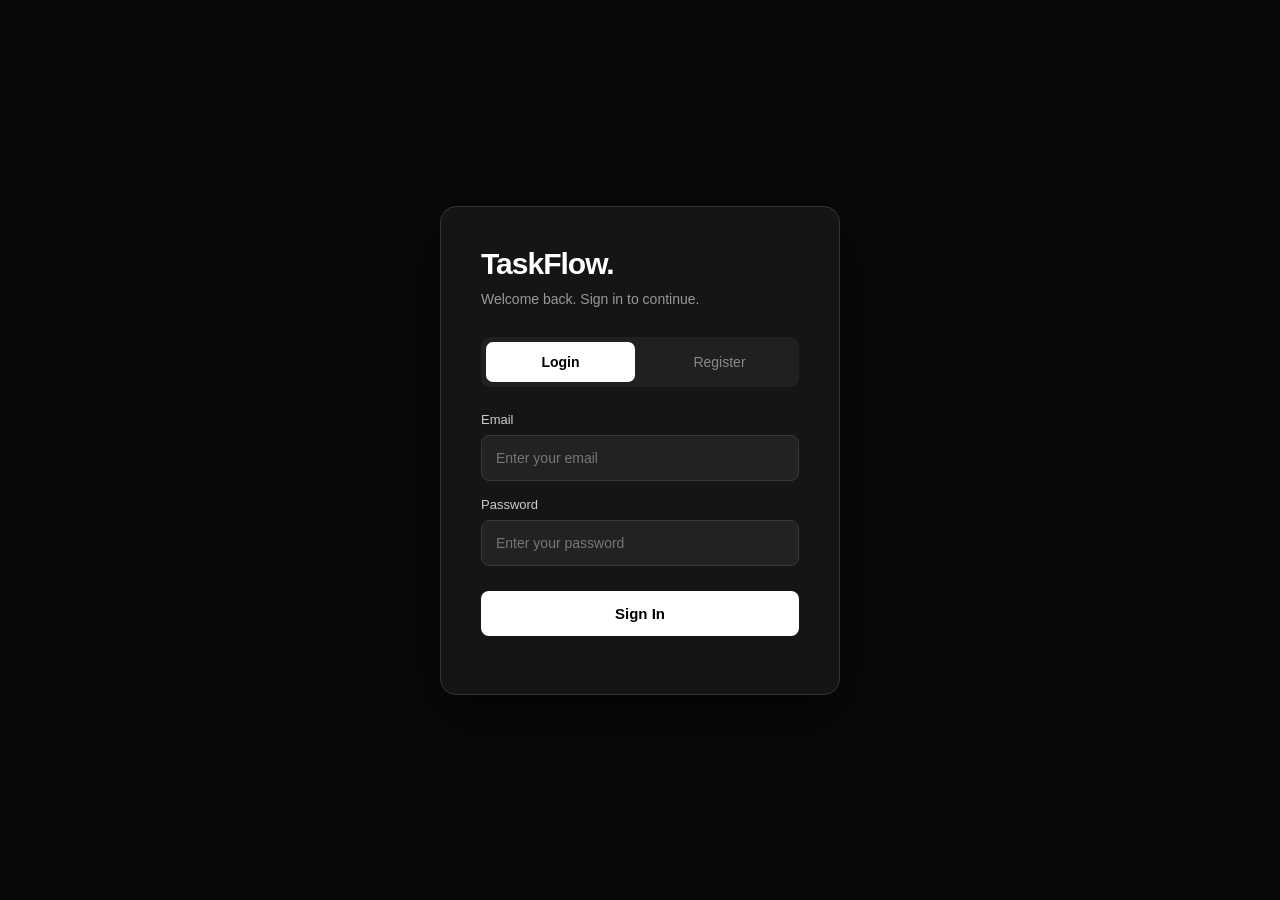
<file: frontend/login.html>
<!DOCTYPE html>
<html lang="en">
<head>
    <meta charset="UTF-8">
    <meta name="viewport" content="width=device-width, initial-scale=1.0">
    <title>TaskFlow | Account</title>

    <style>
        * {
            box-sizing: border-box;
            margin: 0;
            padding: 0;
            font-family: Arial, sans-serif;
        }

        body {
            min-height: 100vh;
            display: flex;
            justify-content: center;
            align-items: center;
            background: #090909;
            color: #ffffff;
            padding: 20px;
        }

        .auth-card {
            width: 100%;
            max-width: 400px;
            padding: 40px;
            background: #151515;
            border: 1px solid #333333;
            border-radius: 16px;
            box-shadow: 0 20px 60px #00000099;
        }

        .logo {
            color: #ffffff;
            font-size: 30px;
            font-weight: bold;
            letter-spacing: -1px;
            margin-bottom: 10px;
        }

        .subtitle {
            color: #999999;
            font-size: 14px;
            margin-bottom: 30px;
        }

        .tabs {
            display: flex;
            gap: 10px;
            margin-bottom: 25px;
            padding: 5px;
            background: #202020;
            border-radius: 9px;
        }

        .tabs button {
            flex: 1;
            padding: 12px;
            border: none;
            border-radius: 7px;
            background: transparent;
            color: #888888;
            font-size: 14px;
            cursor: pointer;
            transition: 0.3s;
        }

        .tabs button.active {
            background: #ffffff;
            color: #000000;
            font-weight: bold;
        }

        label {
            display: block;
            margin: 16px 0 8px;
            color: #cccccc;
            font-size: 13px;
        }

        input {
            width: 100%;
            padding: 14px;
            border: 1px solid #383838;
            border-radius: 8px;
            outline: none;
            background: #222222;
            color: #ffffff;
            font-size: 14px;
            transition: 0.3s;
        }

        input::placeholder {
            color: #777777;
        }

        input:focus {
            border-color: #aaaaaa;
            background: #252525;
        }

        .submit-btn {
            width: 100%;
            margin-top: 25px;
            padding: 14px;
            border: none;
            border-radius: 8px;
            background: #ffffff;
            color: #000000;
            font-size: 15px;
            font-weight: bold;
            cursor: pointer;
            transition: 0.3s;
        }

        .submit-btn:hover {
            background: #cccccc;
            transform: translateY(-2px);
        }

        .submit-btn:disabled {
            opacity: 0.6;
            cursor: not-allowed;
            transform: none;
        }

        #message {
            margin-top: 18px;
            color: #ff7777;
            font-size: 14px;
            line-height: 1.5;
            text-align: center;
        }

        .hidden {
            display: none;
        }

        @media (max-width: 480px) {
            .auth-card {
                padding: 28px 22px;
            }

            .logo {
                font-size: 27px;
            }
        }
    </style>
</head>

<body>

    <div class="auth-card">

        <div class="logo">TaskFlow.</div>

        <p class="subtitle">
            Welcome back. Sign in to continue.
        </p>

        <div class="tabs">
            <button id="login-tab" class="active"
                    type="button" onclick="showLogin()">
                Login
            </button>

            <button id="register-tab"
                    type="button" onclick="showRegister()">
                Register
            </button>
        </div>

        <!-- LOGIN FORM -->

        <form id="login-form">

            <label>Email</label>

            <input
                id="login-email"
                type="email"
                required
                placeholder="Enter your email"
            >

            <label>Password</label>

            <input
                id="login-password"
                type="password"
                required
                placeholder="Enter your password"
            >

            <button class="submit-btn" type="submit">
                Sign In
            </button>

        </form>

        <!-- REGISTER FORM -->

        <form id="register-form" class="hidden">

            <label>Username</label>

            <input
                id="register-username"
                required
                placeholder="Enter your username"
            >

            <label>Email</label>

            <input
                id="register-email"
                type="email"
                required
                placeholder="Enter your email"
            >

            <label>Password</label>

            <input
                id="register-password"
                type="password"
                minlength="8"
                required
                placeholder="At least 8 characters"
            >

            <button class="submit-btn" type="submit">
                Create Account
            </button>

        </form>

        <p id="message"></p>

    </div>

    <script>

        const loginForm = document.getElementById("login-form");
        const registerForm = document.getElementById("register-form");
        const message = document.getElementById("message");

        function showLogin() {

            loginForm.classList.remove("hidden");
            registerForm.classList.add("hidden");

            document.getElementById("login-tab").classList.add("active");
            document.getElementById("register-tab").classList.remove("active");

            message.textContent = "";
        }

        function showRegister() {

            registerForm.classList.remove("hidden");
            loginForm.classList.add("hidden");

            document.getElementById("register-tab").classList.add("active");
            document.getElementById("login-tab").classList.remove("active");

            message.textContent = "";
        }

        // LOGIN API

        loginForm.addEventListener("submit", async (event) => {

            event.preventDefault();

            const button = loginForm.querySelector(".submit-btn");

            button.disabled = true;
            button.textContent = "Signing in...";
            message.textContent = "";

            try {

                const response = await fetch("/api/auth/login", {
                    method: "POST",
                    headers: {
                        "Content-Type": "application/json"
                    },
                    body: JSON.stringify({
                        email: document.getElementById("login-email").value,
                        password: document.getElementById("login-password").value
                    })
                });

                const result = await response.json();

                if (response.ok) {
                    window.location.href = "/";
                } else {
                    message.textContent = result.detail || "Login failed";
                }

            } catch (error) {

                message.textContent = "Unable to connect. Please try again.";

            } finally {

                button.disabled = false;
                button.textContent = "Sign In";

            }

        });

        // REGISTER API

        registerForm.addEventListener("submit", async (event) => {

            event.preventDefault();

            const button = registerForm.querySelector(".submit-btn");

            button.disabled = true;
            button.textContent = "Creating account...";
            message.textContent = "";

            try {

                const response = await fetch("/api/auth/register", {
                    method: "POST",
                    headers: {
                        "Content-Type": "application/json"
                    },
                    body: JSON.stringify({
                        username: document.getElementById("register-username").value,
                        email: document.getElementById("register-email").value,
                        password: document.getElementById("register-password").value
                    })
                });

                const result = await response.json();

                if (response.ok) {
                    window.location.href = "/";
                } else {
                    message.textContent = result.detail || "Registration failed";
                }

            } catch (error) {

                message.textContent = "Unable to connect. Please try again.";

            } finally {

                button.disabled = false;
                button.textContent = "Create Account";

            }

        });

    </script>

</body>
</html>
</file>
